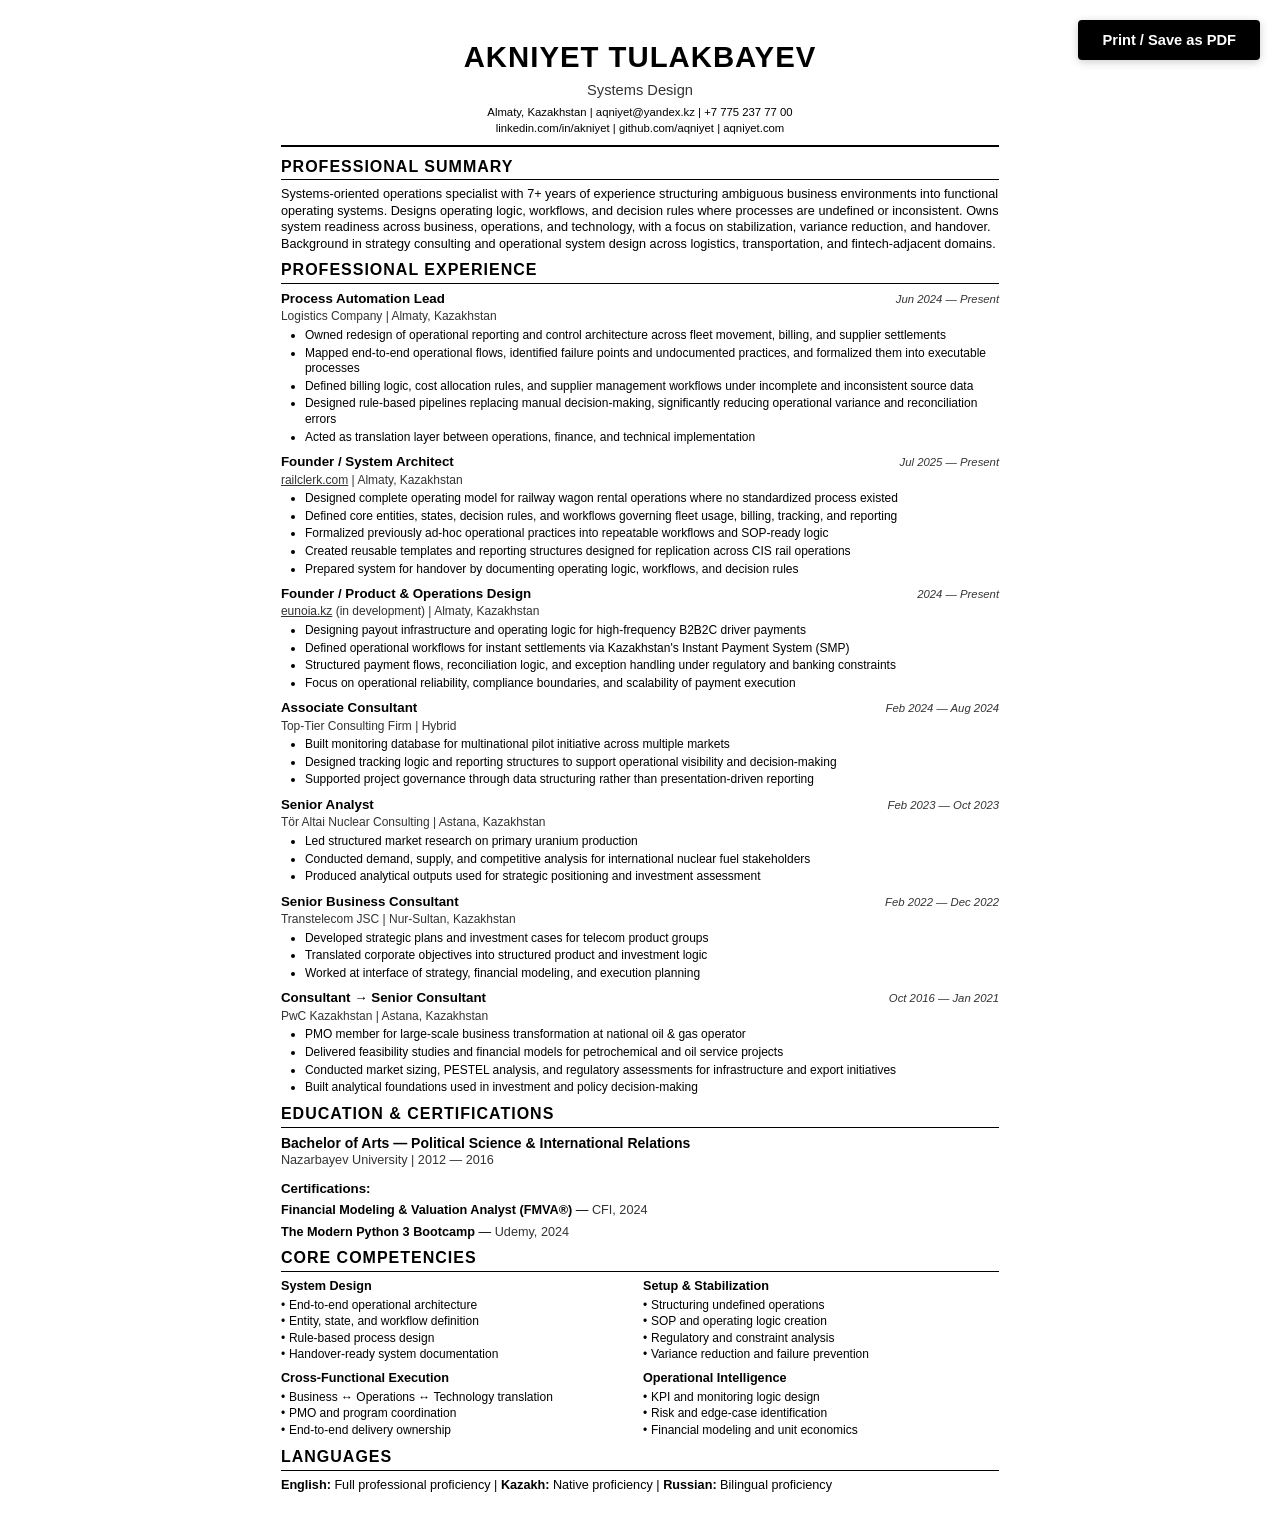
<file: resume.html>
<!DOCTYPE html>
<html lang="en">
<head>
    <meta charset="UTF-8">
    <meta name="viewport" content="width=device-width, initial-scale=1.0">
    <title>Akniyet Tulakbayev - Head of Setup</title>
    <style>
        @page {
            size: A4;
            margin: 12mm;
        }

        * {
            margin: 0;
            padding: 0;
            box-sizing: border-box;
        }

        body {
            font-family: 'Arial', 'Helvetica', sans-serif;
            font-size: 10pt;
            line-height: 1.3;
            color: #000;
            background: #fff;
            max-width: 210mm;
            margin: 0 auto;
            padding: 10mm;
        }

        /* Header */
        .header {
            text-align: center;
            margin-bottom: 10px;
            padding-bottom: 8px;
            border-bottom: 2px solid #000;
        }

        .header h1 {
            font-size: 22pt;
            font-weight: bold;
            letter-spacing: 1px;
            margin-bottom: 5px;
        }

        .header .title {
            font-size: 11pt;
            color: #333;
            margin-bottom: 5px;
        }

        .header .contact {
            font-size: 8.5pt;
            line-height: 1.4;
        }

        .header .contact a {
            color: #000;
            text-decoration: none;
        }

        /* Section */
        .section {
            margin-bottom: 8px;
        }

        .section p {
            margin-bottom: 0;
        }

        .section:first-of-type {
            margin-bottom: 8px;
        }

        .section-title {
            font-size: 12pt;
            font-weight: bold;
            text-transform: uppercase;
            letter-spacing: 1px;
            border-bottom: 1px solid #000;
            margin-bottom: 6px;
            padding-bottom: 2px;
        }

        /* Experience */
        .experience-item {
            margin-bottom: 8px;
        }

        .experience-header {
            display: flex;
            justify-content: space-between;
            align-items: baseline;
            margin-bottom: 2px;
        }

        .experience-title {
            font-size: 10pt;
            font-weight: bold;
        }

        .experience-date {
            font-size: 8.5pt;
            color: #333;
            font-style: italic;
        }

        .experience-company {
            font-size: 9pt;
            color: #333;
            margin-bottom: 3px;
        }

        .experience-description {
            font-size: 9pt;
            margin-left: 12px;
        }

        .experience-description ul {
            list-style-type: disc;
            margin-left: 12px;
        }

        .experience-description li {
            margin-bottom: 2px;
        }

        /* Projects */
        .project-item {
            margin-bottom: 6px;
            page-break-inside: avoid;
        }

        .project-title {
            font-size: 9.5pt;
            font-weight: bold;
            margin-bottom: 2px;
        }

        .project-link {
            font-size: 8pt;
            color: #333;
            margin-bottom: 2px;
        }

        .project-description {
            font-size: 9pt;
            margin-left: 12px;
        }

        /* Skills */
        .skills-grid {
            display: grid;
            grid-template-columns: repeat(2, 1fr);
            gap: 6px;
        }

        .skill-category {
            page-break-inside: avoid;
        }

        .skill-category h3 {
            font-size: 9.5pt;
            font-weight: bold;
            margin-bottom: 3px;
        }

        .skill-category ul {
            list-style: none;
            font-size: 9pt;
        }

        .skill-category li {
            margin-bottom: 1px;
            padding-left: 8px;
            position: relative;
        }

        .skill-category li:before {
            content: "•";
            position: absolute;
            left: 0;
        }

        /* Certifications */
        .cert-item {
            margin-bottom: 5px;
            font-size: 9.5pt;
        }

        .cert-name {
            font-weight: bold;
        }

        .cert-org {
            color: #333;
        }

        /* Print styles */
        @media print {
            body {
                padding: 0;
                margin: 0;
            }

            .no-print {
                display: none;
            }

            a {
                text-decoration: none;
                color: #000;
            }
        }

        /* Print button */
        .print-button {
            position: fixed;
            top: 20px;
            right: 20px;
            padding: 12px 24px;
            background: #000;
            color: #fff;
            border: none;
            cursor: pointer;
            font-size: 11pt;
            font-weight: bold;
            border-radius: 4px;
            box-shadow: 0 2px 8px rgba(0,0,0,0.2);
        }

        .print-button:hover {
            background: #333;
        }

        @media print {
            .print-button {
                display: none;
            }
        }
    </style>
</head>
<body>
    <button class="print-button no-print" onclick="window.print()">Print / Save as PDF</button>

    <!-- Header -->
    <div class="header">
        <h1>AKNIYET TULAKBAYEV</h1>
        <div class="title">Systems Design</div>
        <div class="contact">
            Almaty, Kazakhstan | 
            <a href="mailto:aqniyet@yandex.kz">aqniyet@yandex.kz</a> | 
            <a href="tel:+77752377700">+7 775 237 77 00</a><br>
            <a href="https://linkedin.com/in/akniyet">linkedin.com/in/akniyet</a> | 
            <a href="https://github.com/aqniyet">github.com/aqniyet</a> | 
            <a href="https://aqniyet.com">aqniyet.com</a>
        </div>
    </div>

    <!-- Professional Summary -->
    <div class="section">
        <div class="section-title">Professional Summary</div>
        <p style="font-size: 9.5pt;">
            Systems-oriented operations specialist with 7+ years of experience structuring ambiguous business
            environments into functional operating systems. Designs operating logic, workflows, and decision
            rules where processes are undefined or inconsistent. Owns system readiness across business,
            operations, and technology, with a focus on stabilization, variance reduction, and handover.
            Background in strategy consulting and operational system design across logistics, transportation,
            and fintech-adjacent domains.
        </p>
    </div>

    <!-- Experience -->
    <div class="section">
        <div class="section-title">Professional Experience</div>

        <div class="experience-item">
            <div class="experience-header">
                <div class="experience-title">Process Automation Lead</div>
                <div class="experience-date">Jun 2024 — Present</div>
            </div>
            <div class="experience-company">Logistics Company | Almaty, Kazakhstan</div>
            <div class="experience-description">
                <ul>
                    <li>Owned redesign of operational reporting and control architecture across fleet movement, billing, and supplier settlements</li>
                    <li>Mapped end-to-end operational flows, identified failure points and undocumented practices, and formalized them into executable processes</li>
                    <li>Defined billing logic, cost allocation rules, and supplier management workflows under incomplete and inconsistent source data</li>
                    <li>Designed rule-based pipelines replacing manual decision-making, significantly reducing operational variance and reconciliation errors</li>
                    <li>Acted as translation layer between operations, finance, and technical implementation</li>
                </ul>
            </div>
        </div>

        <div class="experience-item">
            <div class="experience-header">
                <div class="experience-title">Founder / System Architect</div>
                <div class="experience-date">Jul 2025 — Present</div>
            </div>
            <div class="experience-company"><a href="https://railclerk.com" style="color: #333;">railclerk.com</a> | Almaty, Kazakhstan</div>
            <div class="experience-description">
                <ul>
                    <li>Designed complete operating model for railway wagon rental operations where no standardized process existed</li>
                    <li>Defined core entities, states, decision rules, and workflows governing fleet usage, billing, tracking, and reporting</li>
                    <li>Formalized previously ad-hoc operational practices into repeatable workflows and SOP-ready logic</li>
                    <li>Created reusable templates and reporting structures designed for replication across CIS rail operations</li>
                    <li>Prepared system for handover by documenting operating logic, workflows, and decision rules</li>
                </ul>
            </div>
        </div>

        <div class="experience-item">
            <div class="experience-header">
                <div class="experience-title">Founder / Product & Operations Design</div>
                <div class="experience-date">2024 — Present</div>
            </div>
            <div class="experience-company"><a href="https://eunoia.kz" style="color: #333;">eunoia.kz</a> (in development) | Almaty, Kazakhstan</div>
            <div class="experience-description">
                <ul>
                    <li>Designing payout infrastructure and operating logic for high-frequency B2B2C driver payments</li>
                    <li>Defined operational workflows for instant settlements via Kazakhstan's Instant Payment System (SMP)</li>
                    <li>Structured payment flows, reconciliation logic, and exception handling under regulatory and banking constraints</li>
                    <li>Focus on operational reliability, compliance boundaries, and scalability of payment execution</li>
                </ul>
            </div>
        </div>

        <div class="experience-item">
            <div class="experience-header">
                <div class="experience-title">Associate Consultant</div>
                <div class="experience-date">Feb 2024 — Aug 2024</div>
            </div>
            <div class="experience-company">Top-Tier Consulting Firm | Hybrid</div>
            <div class="experience-description">
                <ul>
                    <li>Built monitoring database for multinational pilot initiative across multiple markets</li>
                    <li>Designed tracking logic and reporting structures to support operational visibility and decision-making</li>
                    <li>Supported project governance through data structuring rather than presentation-driven reporting</li>
                </ul>
            </div>
        </div>

        <div class="experience-item">
            <div class="experience-header">
                <div class="experience-title">Senior Analyst</div>
                <div class="experience-date">Feb 2023 — Oct 2023</div>
            </div>
            <div class="experience-company">Tör Altai Nuclear Consulting | Astana, Kazakhstan</div>
            <div class="experience-description">
                <ul>
                    <li>Led structured market research on primary uranium production</li>
                    <li>Conducted demand, supply, and competitive analysis for international nuclear fuel stakeholders</li>
                    <li>Produced analytical outputs used for strategic positioning and investment assessment</li>
                </ul>
            </div>
        </div>

        <div class="experience-item">
            <div class="experience-header">
                <div class="experience-title">Senior Business Consultant</div>
                <div class="experience-date">Feb 2022 — Dec 2022</div>
            </div>
            <div class="experience-company">Transtelecom JSC | Nur-Sultan, Kazakhstan</div>
            <div class="experience-description">
                <ul>
                    <li>Developed strategic plans and investment cases for telecom product groups</li>
                    <li>Translated corporate objectives into structured product and investment logic</li>
                    <li>Worked at interface of strategy, financial modeling, and execution planning</li>
                </ul>
            </div>
        </div>

        <div class="experience-item">
            <div class="experience-header">
                <div class="experience-title">Consultant → Senior Consultant</div>
                <div class="experience-date">Oct 2016 — Jan 2021</div>
            </div>
            <div class="experience-company">PwC Kazakhstan | Astana, Kazakhstan</div>
            <div class="experience-description">
                <ul>
                    <li>PMO member for large-scale business transformation at national oil & gas operator</li>
                    <li>Delivered feasibility studies and financial models for petrochemical and oil service projects</li>
                    <li>Conducted market sizing, PESTEL analysis, and regulatory assessments for infrastructure and export initiatives</li>
                    <li>Built analytical foundations used in investment and policy decision-making</li>
                </ul>
            </div>
        </div>
    </div>

    <!-- Education & Certifications -->
    <div class="section">
        <div class="section-title">Education & Certifications</div>
        
        <div style="margin-bottom: 12px;">
            <div style="font-weight: bold; font-size: 10.5pt;">Bachelor of Arts — Political Science & International Relations</div>
            <div style="font-size: 9.5pt; color: #333;">Nazarbayev University | 2012 — 2016</div>
        </div>

        <div style="margin-top: 12px;">
            <div style="font-weight: bold; font-size: 10pt; margin-bottom: 5px;">Certifications:</div>
            <div class="cert-item">
                <strong><span class="cert-name">Financial Modeling & Valuation Analyst (FMVA®)</span></strong> —
                <span class="cert-org">CFI, 2024</span>
            </div>
            <div class="cert-item">
                <span class="cert-name">The Modern Python 3 Bootcamp</span> —
                <span class="cert-org">Udemy, 2024</span>
            </div>
        </div>
    </div>


    <!-- Skills -->
    <div class="section">
        <div class="section-title">Core Competencies</div>
        <div class="skills-grid">
            <div class="skill-category">
                <h3>System Design</h3>
                <ul>
                    <li>End-to-end operational architecture</li>
                    <li>Entity, state, and workflow definition</li>
                    <li>Rule-based process design</li>
                    <li>Handover-ready system documentation</li>
                </ul>
            </div>

            <div class="skill-category">
                <h3>Setup & Stabilization</h3>
                <ul>
                    <li>Structuring undefined operations</li>
                    <li>SOP and operating logic creation</li>
                    <li>Regulatory and constraint analysis</li>
                    <li>Variance reduction and failure prevention</li>
                </ul>
            </div>

            <div class="skill-category">
                <h3>Cross-Functional Execution</h3>
                <ul>
                    <li>Business ↔ Operations ↔ Technology translation</li>
                    <li>PMO and program coordination</li>
                    <li>End-to-end delivery ownership</li>
                </ul>
            </div>

            <div class="skill-category">
                <h3>Operational Intelligence</h3>
                <ul>
                    <li>KPI and monitoring logic design</li>
                    <li>Risk and edge-case identification</li>
                    <li>Financial modeling and unit economics</li>
                </ul>
            </div>
        </div>
    </div>

    <!-- Languages -->
    <div class="section">
        <div class="section-title">Languages</div>
        <div style="font-size: 9.5pt;">
            <strong>English:</strong> Full professional proficiency | 
            <strong>Kazakh:</strong> Native proficiency | 
            <strong>Russian:</strong> Bilingual proficiency
        </div>
    </div>
</body>
</html>
</file>
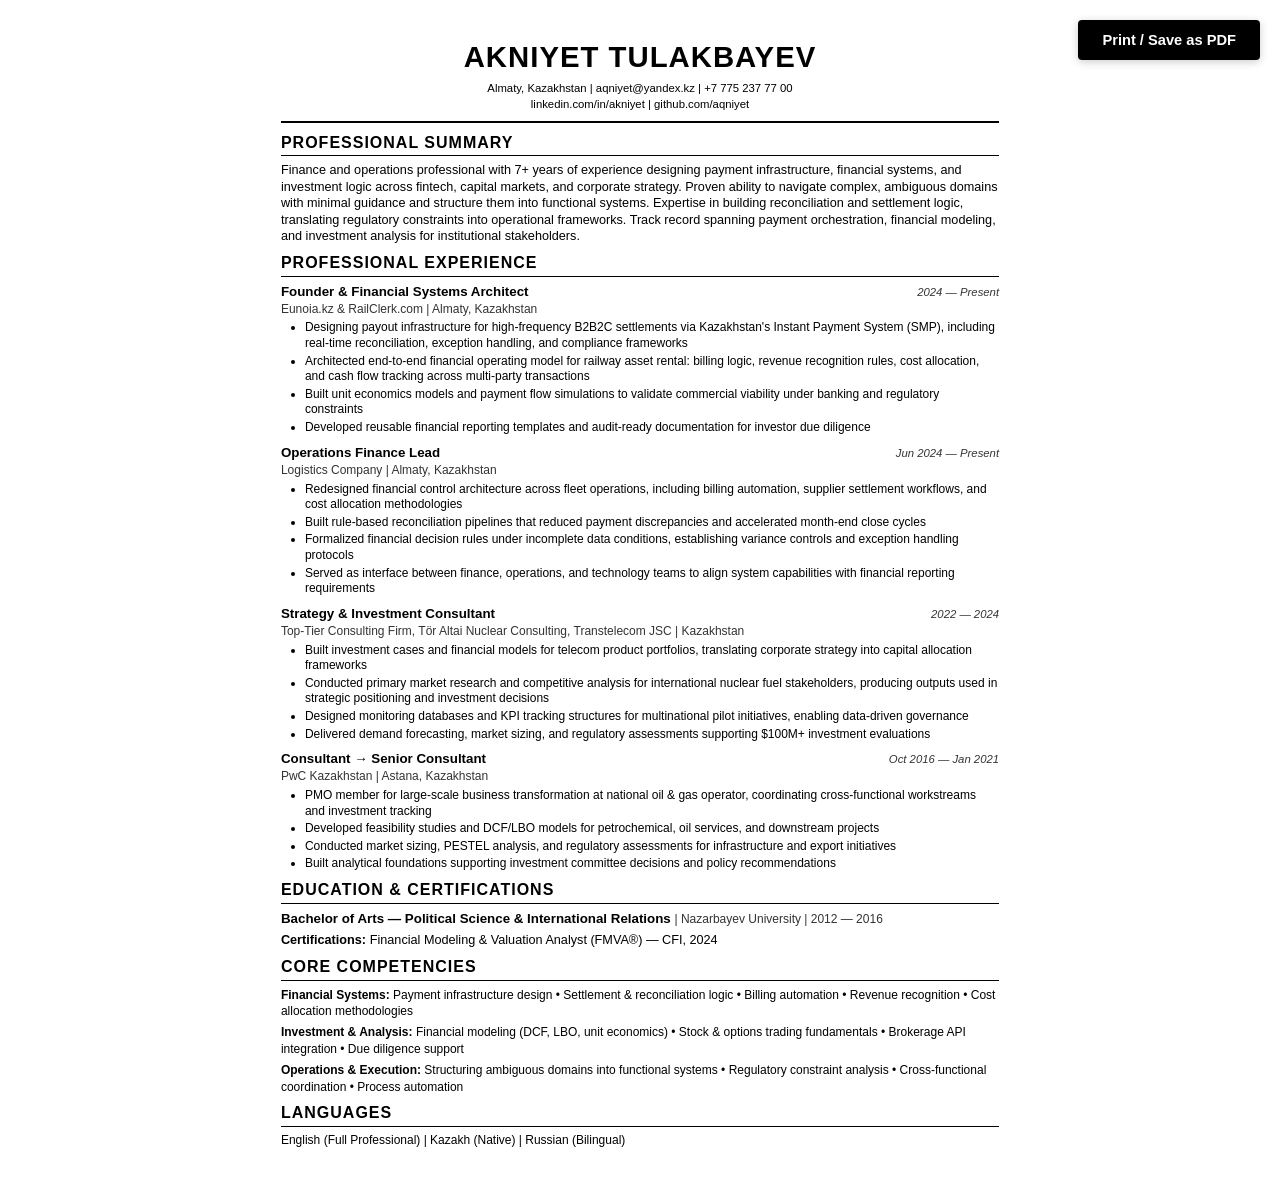
<file: resume_en.html>
<!DOCTYPE html>
<html lang="en">
<head>
    <meta charset="UTF-8">
    <meta name="viewport" content="width=device-width, initial-scale=1.0">
    <title>Akniyet Tulakbayev - Resume</title>
    <style>
        @page {
            size: A4;
            margin: 12mm;
        }

        * {
            margin: 0;
            padding: 0;
            box-sizing: border-box;
        }

        body {
            font-family: 'Arial', 'Helvetica', sans-serif;
            font-size: 10pt;
            line-height: 1.3;
            color: #000;
            background: #fff;
            max-width: 210mm;
            margin: 0 auto;
            padding: 10mm;
        }

        /* Header */
        .header {
            text-align: center;
            margin-bottom: 10px;
            padding-bottom: 8px;
            border-bottom: 2px solid #000;
        }

        .header h1 {
            font-size: 22pt;
            font-weight: bold;
            letter-spacing: 1px;
            margin-bottom: 5px;
        }

        .header .title {
            font-size: 11pt;
            color: #333;
            margin-bottom: 5px;
        }

        .header .contact {
            font-size: 8.5pt;
            line-height: 1.4;
        }

        .header .contact a {
            color: #000;
            text-decoration: none;
        }

        /* Section */
        .section {
            margin-bottom: 8px;
        }

        .section p {
            margin-bottom: 0;
        }

        .section:first-of-type {
            margin-bottom: 8px;
        }

        .section-title {
            font-size: 12pt;
            font-weight: bold;
            text-transform: uppercase;
            letter-spacing: 1px;
            border-bottom: 1px solid #000;
            margin-bottom: 6px;
            padding-bottom: 2px;
        }

        /* Experience */
        .experience-item {
            margin-bottom: 8px;
        }

        .experience-header {
            display: flex;
            justify-content: space-between;
            align-items: baseline;
            margin-bottom: 2px;
        }

        .experience-title {
            font-size: 10pt;
            font-weight: bold;
        }

        .experience-date {
            font-size: 8.5pt;
            color: #333;
            font-style: italic;
        }

        .experience-company {
            font-size: 9pt;
            color: #333;
            margin-bottom: 3px;
        }

        .experience-description {
            font-size: 9pt;
            margin-left: 12px;
        }

        .experience-description ul {
            list-style-type: disc;
            margin-left: 12px;
        }

        .experience-description li {
            margin-bottom: 2px;
        }

        /* Projects */
        .project-item {
            margin-bottom: 6px;
            page-break-inside: avoid;
        }

        .project-title {
            font-size: 9.5pt;
            font-weight: bold;
            margin-bottom: 2px;
        }

        .project-link {
            font-size: 8pt;
            color: #333;
            margin-bottom: 2px;
        }

        .project-description {
            font-size: 9pt;
            margin-left: 12px;
        }

        /* Skills */
        .skills-grid {
            display: grid;
            grid-template-columns: repeat(2, 1fr);
            gap: 6px;
        }

        .skill-category {
            page-break-inside: avoid;
        }

        .skill-category h3 {
            font-size: 9.5pt;
            font-weight: bold;
            margin-bottom: 3px;
        }

        .skill-category ul {
            list-style: none;
            font-size: 9pt;
        }

        .skill-category li {
            margin-bottom: 1px;
            padding-left: 8px;
            position: relative;
        }

        .skill-category li:before {
            content: "•";
            position: absolute;
            left: 0;
        }

        /* Certifications */
        .cert-item {
            margin-bottom: 5px;
            font-size: 9.5pt;
        }

        .cert-name {
            font-weight: bold;
        }

        .cert-org {
            color: #333;
        }

        /* Print styles */
        @media print {
            body {
                padding: 0;
                margin: 0;
            }

            .no-print {
                display: none;
            }

            a {
                text-decoration: none;
                color: #000;
            }
        }

        /* Print button */
        .print-button {
            position: fixed;
            top: 20px;
            right: 20px;
            padding: 12px 24px;
            background: #000;
            color: #fff;
            border: none;
            cursor: pointer;
            font-size: 11pt;
            font-weight: bold;
            border-radius: 4px;
            box-shadow: 0 2px 8px rgba(0,0,0,0.2);
        }

        .print-button:hover {
            background: #333;
        }

        @media print {
            .print-button {
                display: none;
            }
        }
    </style>
</head>
<body>
    <button class="print-button no-print" onclick="window.print()">Print / Save as PDF</button>

    <!-- Header -->
    <div class="header">
        <h1>AKNIYET TULAKBAYEV</h1>
        <div class="contact">
            Almaty, Kazakhstan |
            <a href="mailto:aqniyet@yandex.kz">aqniyet@yandex.kz</a> |
            <a href="tel:+77752377700">+7 775 237 77 00</a><br>
            <a href="https://linkedin.com/in/akniyet">linkedin.com/in/akniyet</a> |
            <a href="https://github.com/aqniyet">github.com/aqniyet</a>
        </div>
    </div>

    <!-- Professional Summary -->
    <div class="section">
        <div class="section-title">Professional Summary</div>
        <p style="font-size: 9.5pt;">
            Finance and operations professional with 7+ years of experience designing payment infrastructure,
            financial systems, and investment logic across fintech, capital markets, and corporate strategy.
            Proven ability to navigate complex, ambiguous domains with minimal guidance and structure them into
            functional systems. Expertise in building reconciliation and settlement logic, translating regulatory
            constraints into operational frameworks. Track record spanning payment orchestration, financial modeling,
            and investment analysis for institutional stakeholders.
        </p>
    </div>

    <!-- Experience -->
    <div class="section">
        <div class="section-title">Professional Experience</div>

        <div class="experience-item">
            <div class="experience-header">
                <div class="experience-title">Founder & Financial Systems Architect</div>
                <div class="experience-date">2024 — Present</div>
            </div>
            <div class="experience-company">Eunoia.kz & RailClerk.com | Almaty, Kazakhstan</div>
            <div class="experience-description">
                <ul>
                    <li>Designing payout infrastructure for high-frequency B2B2C settlements via Kazakhstan's Instant Payment System (SMP), including real-time reconciliation, exception handling, and compliance frameworks</li>
                    <li>Architected end-to-end financial operating model for railway asset rental: billing logic, revenue recognition rules, cost allocation, and cash flow tracking across multi-party transactions</li>
                    <li>Built unit economics models and payment flow simulations to validate commercial viability under banking and regulatory constraints</li>
                    <li>Developed reusable financial reporting templates and audit-ready documentation for investor due diligence</li>
                </ul>
            </div>
        </div>

        <div class="experience-item">
            <div class="experience-header">
                <div class="experience-title">Operations Finance Lead</div>
                <div class="experience-date">Jun 2024 — Present</div>
            </div>
            <div class="experience-company">Logistics Company | Almaty, Kazakhstan</div>
            <div class="experience-description">
                <ul>
                    <li>Redesigned financial control architecture across fleet operations, including billing automation, supplier settlement workflows, and cost allocation methodologies</li>
                    <li>Built rule-based reconciliation pipelines that reduced payment discrepancies and accelerated month-end close cycles</li>
                    <li>Formalized financial decision rules under incomplete data conditions, establishing variance controls and exception handling protocols</li>
                    <li>Served as interface between finance, operations, and technology teams to align system capabilities with financial reporting requirements</li>
                </ul>
            </div>
        </div>

        <div class="experience-item">
            <div class="experience-header">
                <div class="experience-title">Strategy & Investment Consultant</div>
                <div class="experience-date">2022 — 2024</div>
            </div>
            <div class="experience-company">Top-Tier Consulting Firm, Tör Altai Nuclear Consulting, Transtelecom JSC | Kazakhstan</div>
            <div class="experience-description">
                <ul>
                    <li>Built investment cases and financial models for telecom product portfolios, translating corporate strategy into capital allocation frameworks</li>
                    <li>Conducted primary market research and competitive analysis for international nuclear fuel stakeholders, producing outputs used in strategic positioning and investment decisions</li>
                    <li>Designed monitoring databases and KPI tracking structures for multinational pilot initiatives, enabling data-driven governance</li>
                    <li>Delivered demand forecasting, market sizing, and regulatory assessments supporting $100M+ investment evaluations</li>
                </ul>
            </div>
        </div>

        <div class="experience-item">
            <div class="experience-header">
                <div class="experience-title">Consultant → Senior Consultant</div>
                <div class="experience-date">Oct 2016 — Jan 2021</div>
            </div>
            <div class="experience-company">PwC Kazakhstan | Astana, Kazakhstan</div>
            <div class="experience-description">
                <ul>
                    <li>PMO member for large-scale business transformation at national oil & gas operator, coordinating cross-functional workstreams and investment tracking</li>
                    <li>Developed feasibility studies and DCF/LBO models for petrochemical, oil services, and downstream projects</li>
                    <li>Conducted market sizing, PESTEL analysis, and regulatory assessments for infrastructure and export initiatives</li>
                    <li>Built analytical foundations supporting investment committee decisions and policy recommendations</li>
                </ul>
            </div>
        </div>
    </div>

    <!-- Education & Certifications -->
    <div class="section">
        <div class="section-title">Education & Certifications</div>
        
        <div style="margin-bottom: 4px;">
            <span style="font-weight: bold; font-size: 10pt;">Bachelor of Arts — Political Science & International Relations</span>
            <span style="font-size: 9pt; color: #333;"> | Nazarbayev University | 2012 — 2016</span>
        </div>
        <div>
            <span style="font-weight: bold; font-size: 9.5pt;">Certifications:</span>
            <span class="cert-item" style="font-size: 9.5pt;">
                Financial Modeling & Valuation Analyst (FMVA®) — CFI, 2024
            </span>
        </div>
    </div>


    <!-- Skills -->
    <div class="section">
        <div class="section-title">Core Competencies</div>
        <div style="font-size: 9pt; line-height: 1.4;">
            <p style="margin-bottom: 4px;"><strong>Financial Systems:</strong> Payment infrastructure design • Settlement & reconciliation logic • Billing automation • Revenue recognition • Cost allocation methodologies</p>
            <p style="margin-bottom: 4px;"><strong>Investment & Analysis:</strong> Financial modeling (DCF, LBO, unit economics) • Stock & options trading fundamentals • Brokerage API integration • Due diligence support</p>
            <p style="margin-bottom: 0;"><strong>Operations & Execution:</strong> Structuring ambiguous domains into functional systems • Regulatory constraint analysis • Cross-functional coordination • Process automation</p>
        </div>
    </div>

    <!-- Languages -->
    <div class="section">
        <div class="section-title">Languages</div>
        <div style="font-size: 9pt;">
            English (Full Professional) | Kazakh (Native) | Russian (Bilingual)
        </div>
    </div>
</body>
</html>
</file>
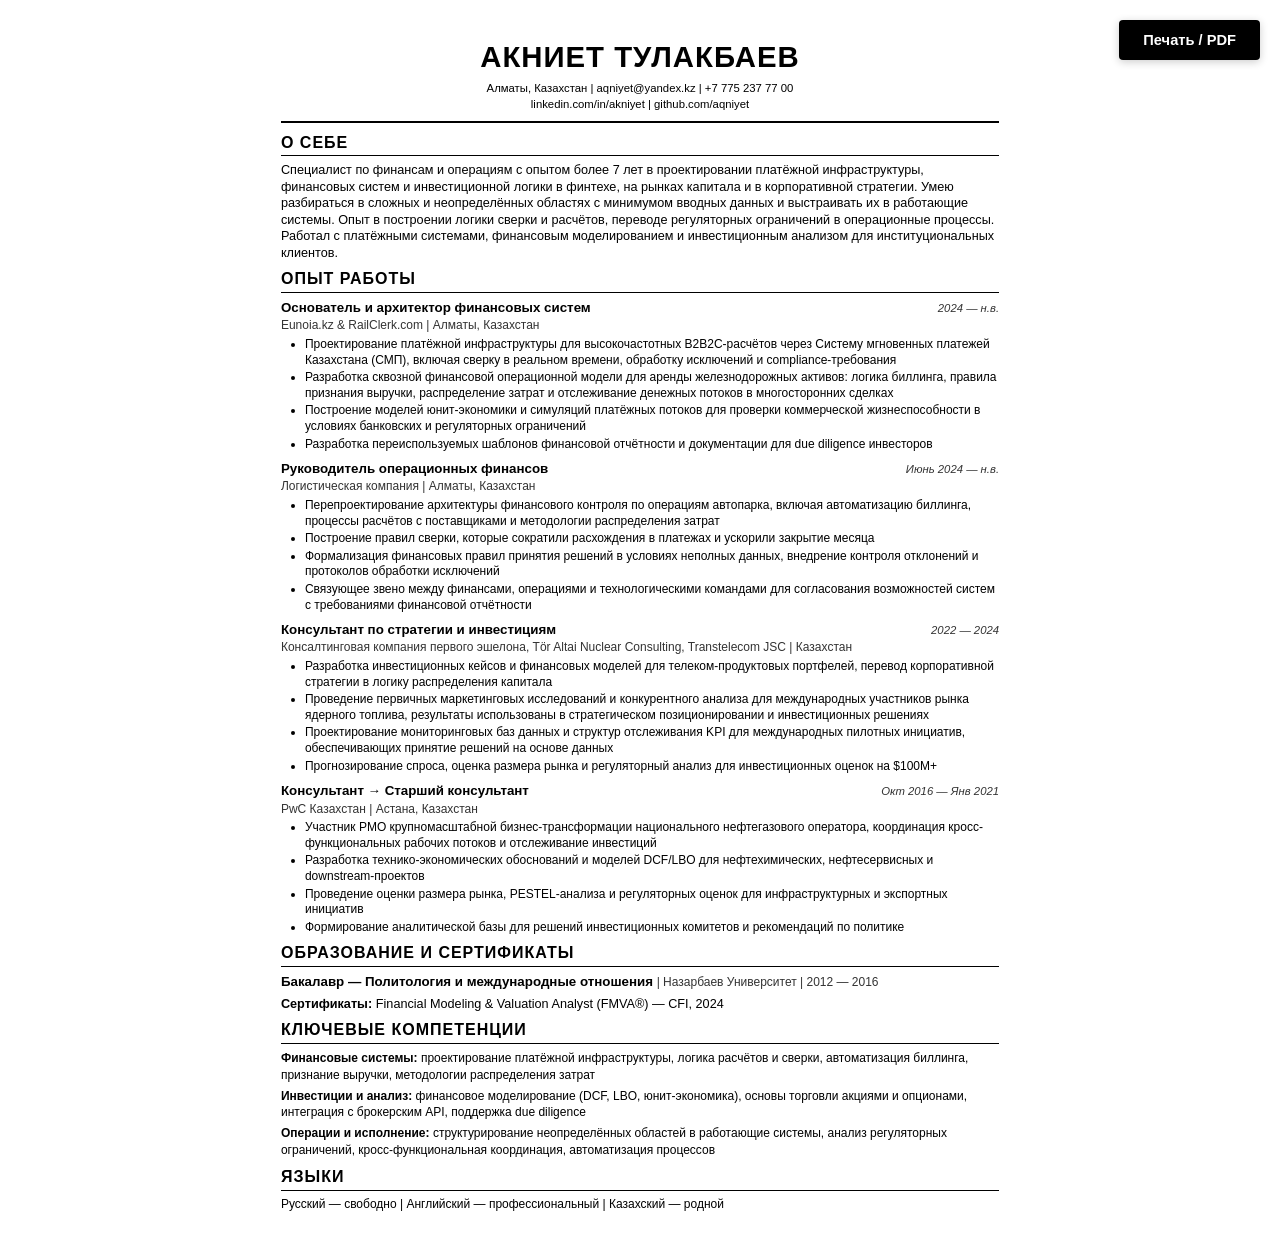
<file: resume_ru.html>
<!DOCTYPE html>
<html lang="ru">
<head>
    <meta charset="UTF-8">
    <meta name="viewport" content="width=device-width, initial-scale=1.0">
    <title>Акниет Тулакбаев - Резюме</title>
    <style>
        @page {
            size: A4;
            margin: 12mm;
        }

        * {
            margin: 0;
            padding: 0;
            box-sizing: border-box;
        }

        body {
            font-family: 'Arial', 'Helvetica', sans-serif;
            font-size: 10pt;
            line-height: 1.3;
            color: #000;
            background: #fff;
            max-width: 210mm;
            margin: 0 auto;
            padding: 10mm;
        }

        .header {
            text-align: center;
            margin-bottom: 10px;
            padding-bottom: 8px;
            border-bottom: 2px solid #000;
        }

        .header h1 {
            font-size: 22pt;
            font-weight: bold;
            letter-spacing: 1px;
            margin-bottom: 5px;
        }

        .header .contact {
            font-size: 8.5pt;
            line-height: 1.4;
        }

        .header .contact a {
            color: #000;
            text-decoration: none;
        }

        .section {
            margin-bottom: 8px;
        }

        .section p {
            margin-bottom: 0;
        }

        .section-title {
            font-size: 12pt;
            font-weight: bold;
            text-transform: uppercase;
            letter-spacing: 1px;
            border-bottom: 1px solid #000;
            margin-bottom: 6px;
            padding-bottom: 2px;
        }

        .experience-item {
            margin-bottom: 8px;
        }

        .experience-header {
            display: flex;
            justify-content: space-between;
            align-items: baseline;
            margin-bottom: 2px;
        }

        .experience-title {
            font-size: 10pt;
            font-weight: bold;
        }

        .experience-date {
            font-size: 8.5pt;
            color: #333;
            font-style: italic;
        }

        .experience-company {
            font-size: 9pt;
            color: #333;
            margin-bottom: 3px;
        }

        .experience-description {
            font-size: 9pt;
            margin-left: 12px;
        }

        .experience-description ul {
            list-style-type: disc;
            margin-left: 12px;
        }

        .experience-description li {
            margin-bottom: 2px;
        }

        @media print {
            body {
                padding: 0;
                margin: 0;
            }

            .no-print {
                display: none;
            }

            a {
                text-decoration: none;
                color: #000;
            }
        }

        .print-button {
            position: fixed;
            top: 20px;
            right: 20px;
            padding: 12px 24px;
            background: #000;
            color: #fff;
            border: none;
            cursor: pointer;
            font-size: 11pt;
            font-weight: bold;
            border-radius: 4px;
            box-shadow: 0 2px 8px rgba(0,0,0,0.2);
        }

        .print-button:hover {
            background: #333;
        }

        @media print {
            .print-button {
                display: none;
            }
        }
    </style>
</head>
<body>
    <button class="print-button no-print" onclick="window.print()">Печать / PDF</button>

    <div class="header">
        <h1>АКНИЕТ ТУЛАКБАЕВ</h1>
        <div class="contact">
            Алматы, Казахстан |
            <a href="mailto:aqniyet@yandex.kz">aqniyet@yandex.kz</a> |
            <a href="tel:+77752377700">+7 775 237 77 00</a><br>
            <a href="https://linkedin.com/in/akniyet">linkedin.com/in/akniyet</a> |
            <a href="https://github.com/aqniyet">github.com/aqniyet</a>
        </div>
    </div>

    <div class="section">
        <div class="section-title">О себе</div>
        <p style="font-size: 9.5pt;">
            Специалист по финансам и операциям с опытом более 7 лет в проектировании платёжной инфраструктуры,
            финансовых систем и инвестиционной логики в финтехе, на рынках капитала и в корпоративной стратегии.
            Умею разбираться в сложных и неопределённых областях с минимумом вводных данных и выстраивать их
            в работающие системы. Опыт в построении логики сверки и расчётов, переводе регуляторных ограничений
            в операционные процессы. Работал с платёжными системами, финансовым моделированием и инвестиционным
            анализом для институциональных клиентов.
        </p>
    </div>

    <div class="section">
        <div class="section-title">Опыт работы</div>

        <div class="experience-item">
            <div class="experience-header">
                <div class="experience-title">Основатель и архитектор финансовых систем</div>
                <div class="experience-date">2024 — н.в.</div>
            </div>
            <div class="experience-company">Eunoia.kz & RailClerk.com | Алматы, Казахстан</div>
            <div class="experience-description">
                <ul>
                    <li>Проектирование платёжной инфраструктуры для высокочастотных B2B2C-расчётов через Систему мгновенных платежей Казахстана (СМП), включая сверку в реальном времени, обработку исключений и compliance-требования</li>
                    <li>Разработка сквозной финансовой операционной модели для аренды железнодорожных активов: логика биллинга, правила признания выручки, распределение затрат и отслеживание денежных потоков в многосторонних сделках</li>
                    <li>Построение моделей юнит-экономики и симуляций платёжных потоков для проверки коммерческой жизнеспособности в условиях банковских и регуляторных ограничений</li>
                    <li>Разработка переиспользуемых шаблонов финансовой отчётности и документации для due diligence инвесторов</li>
                </ul>
            </div>
        </div>

        <div class="experience-item">
            <div class="experience-header">
                <div class="experience-title">Руководитель операционных финансов</div>
                <div class="experience-date">Июнь 2024 — н.в.</div>
            </div>
            <div class="experience-company">Логистическая компания | Алматы, Казахстан</div>
            <div class="experience-description">
                <ul>
                    <li>Перепроектирование архитектуры финансового контроля по операциям автопарка, включая автоматизацию биллинга, процессы расчётов с поставщиками и методологии распределения затрат</li>
                    <li>Построение правил сверки, которые сократили расхождения в платежах и ускорили закрытие месяца</li>
                    <li>Формализация финансовых правил принятия решений в условиях неполных данных, внедрение контроля отклонений и протоколов обработки исключений</li>
                    <li>Связующее звено между финансами, операциями и технологическими командами для согласования возможностей систем с требованиями финансовой отчётности</li>
                </ul>
            </div>
        </div>

        <div class="experience-item">
            <div class="experience-header">
                <div class="experience-title">Консультант по стратегии и инвестициям</div>
                <div class="experience-date">2022 — 2024</div>
            </div>
            <div class="experience-company">Консалтинговая компания первого эшелона, Tör Altai Nuclear Consulting, Transtelecom JSC | Казахстан</div>
            <div class="experience-description">
                <ul>
                    <li>Разработка инвестиционных кейсов и финансовых моделей для телеком-продуктовых портфелей, перевод корпоративной стратегии в логику распределения капитала</li>
                    <li>Проведение первичных маркетинговых исследований и конкурентного анализа для международных участников рынка ядерного топлива, результаты использованы в стратегическом позиционировании и инвестиционных решениях</li>
                    <li>Проектирование мониторинговых баз данных и структур отслеживания KPI для международных пилотных инициатив, обеспечивающих принятие решений на основе данных</li>
                    <li>Прогнозирование спроса, оценка размера рынка и регуляторный анализ для инвестиционных оценок на $100M+</li>
                </ul>
            </div>
        </div>

        <div class="experience-item">
            <div class="experience-header">
                <div class="experience-title">Консультант → Старший консультант</div>
                <div class="experience-date">Окт 2016 — Янв 2021</div>
            </div>
            <div class="experience-company">PwC Казахстан | Астана, Казахстан</div>
            <div class="experience-description">
                <ul>
                    <li>Участник PMO крупномасштабной бизнес-трансформации национального нефтегазового оператора, координация кросс-функциональных рабочих потоков и отслеживание инвестиций</li>
                    <li>Разработка технико-экономических обоснований и моделей DCF/LBO для нефтехимических, нефтесервисных и downstream-проектов</li>
                    <li>Проведение оценки размера рынка, PESTEL-анализа и регуляторных оценок для инфраструктурных и экспортных инициатив</li>
                    <li>Формирование аналитической базы для решений инвестиционных комитетов и рекомендаций по политике</li>
                </ul>
            </div>
        </div>
    </div>

    <div class="section">
        <div class="section-title">Образование и сертификаты</div>
        <div style="margin-bottom: 4px;">
            <span style="font-weight: bold; font-size: 10pt;">Бакалавр — Политология и международные отношения</span>
            <span style="font-size: 9pt; color: #333;"> | Назарбаев Университет | 2012 — 2016</span>
        </div>
        <div>
            <span style="font-weight: bold; font-size: 9.5pt;">Сертификаты:</span>
            <span style="font-size: 9.5pt;">Financial Modeling & Valuation Analyst (FMVA®) — CFI, 2024</span>
        </div>
    </div>

    <div class="section">
        <div class="section-title">Ключевые компетенции</div>
        <div style="font-size: 9pt; line-height: 1.4;">
            <p style="margin-bottom: 4px;"><strong>Финансовые системы:</strong> проектирование платёжной инфраструктуры, логика расчётов и сверки, автоматизация биллинга, признание выручки, методологии распределения затрат</p>
            <p style="margin-bottom: 4px;"><strong>Инвестиции и анализ:</strong> финансовое моделирование (DCF, LBO, юнит-экономика), основы торговли акциями и опционами, интеграция с брокерским API, поддержка due diligence</p>
            <p style="margin-bottom: 0;"><strong>Операции и исполнение:</strong> структурирование неопределённых областей в работающие системы, анализ регуляторных ограничений, кросс-функциональная координация, автоматизация процессов</p>
        </div>
    </div>

    <div class="section">
        <div class="section-title">Языки</div>
        <div style="font-size: 9pt;">
            Русский — свободно | Английский — профессиональный | Казахский — родной
        </div>
    </div>
</body>
</html>
</file>
